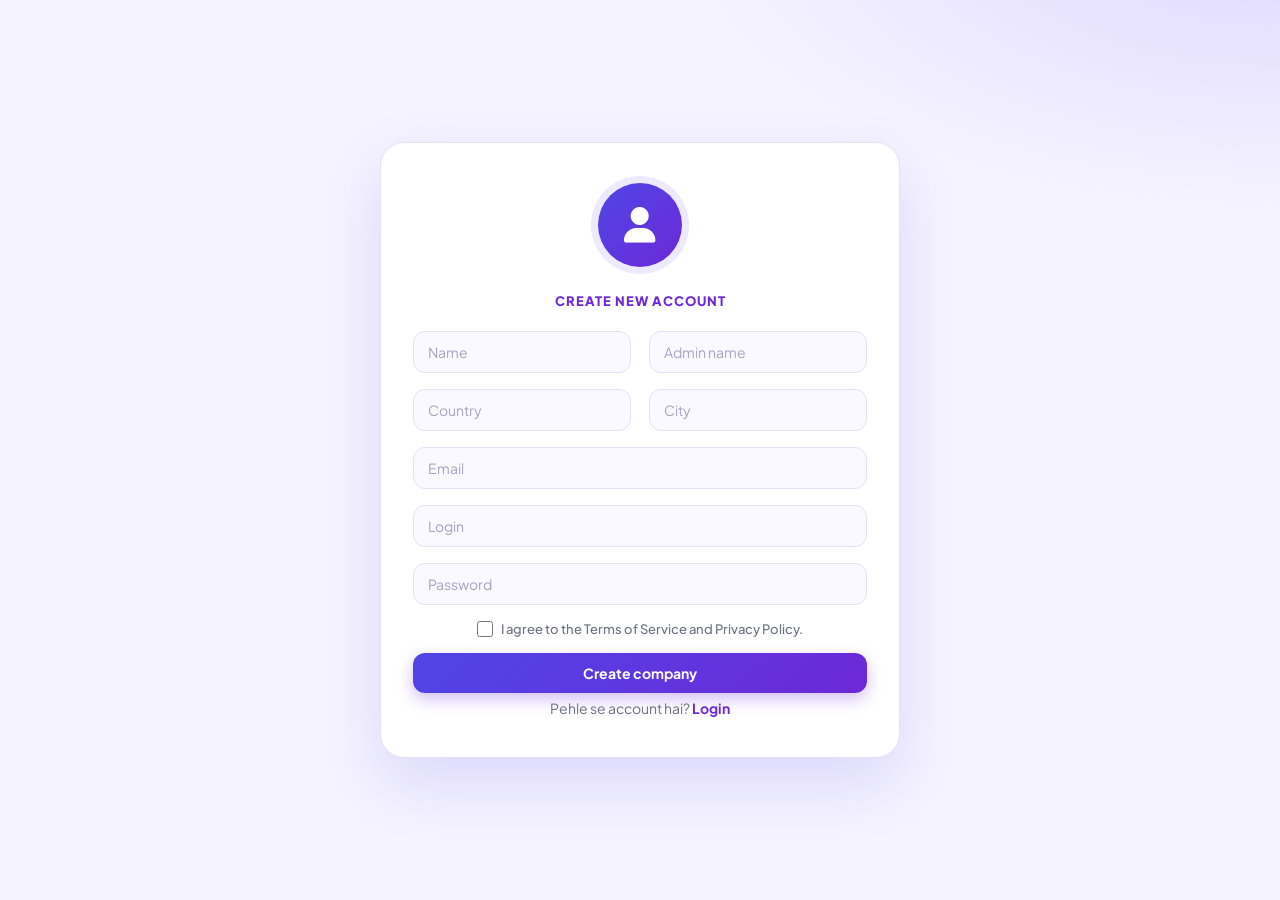
<file: index.html>
<!DOCTYPE html>
<html lang="en">
<head>
  <meta charset="UTF-8">
  <meta name="viewport" content="width=device-width, initial-scale=1.0">
  <title>Create New Account</title>
  <link rel="preconnect" href="https://fonts.googleapis.com">
  <link href="https://fonts.googleapis.com/css2?family=Plus+Jakarta+Sans:wght@400;500;600;700;800&display=swap" rel="stylesheet">
  <link rel="stylesheet" href="assets/theme.css">
  <!-- Font Awesome for User Icon -->
  <link rel="stylesheet" href="https://cdnjs.cloudflare.com/ajax/libs/font-awesome/6.4.0/css/all.min.css">
</head>
<body class="auth">

  <!-- Main Card Wrapper -->
  <div class="auth-card">
    
    <!-- User Icon / Avatar -->
    <div class="avatar-circle">
      <i class="fa-solid fa-user"></i>
    </div>

    <!-- Divider Heading -->
    <div class="divider">
      <span>CREATE NEW ACCOUNT</span>
    </div>

    <!-- Signup Form -->
    <form action="pages/login.html">
      <!-- Row 1: Name & Admin Name -->
      <div class="form-row two" style="grid-template-columns:1fr 1fr;margin:0">
        <input type="text" placeholder="Name">
        <input type="text" placeholder="Admin name">
      </div>

      <!-- Row 2: Country & City -->
      <div class="form-row two" style="grid-template-columns:1fr 1fr;margin:0">
        <input type="text" placeholder="Country">
        <input type="text" placeholder="City">
      </div>

      <!-- Single Fields -->
      <div class="form-group">
        <input type="email" placeholder="Email">
      </div>

      <div class="form-group">
        <input type="text" placeholder="Login">
      </div>

      <div class="form-group">
        <input type="password" placeholder="Password">
      </div>

      <!-- Terms Checkbox -->
      <div class="terms-group">
        <input type="checkbox" id="terms">
        <label for="terms">I agree to the Terms of Service and Privacy Policy.</label>
      </div>

      <!-- Create Company Button (Centered in Form) -->
      <div class="btn-container">
        <button type="submit" class="btn">Create company</button>
      </div>
    </form>

    <p class="auth-link">Pehle se account hai? <a href="pages/login.html">Login</a></p>
  </div>

</body>
</html>
</file>
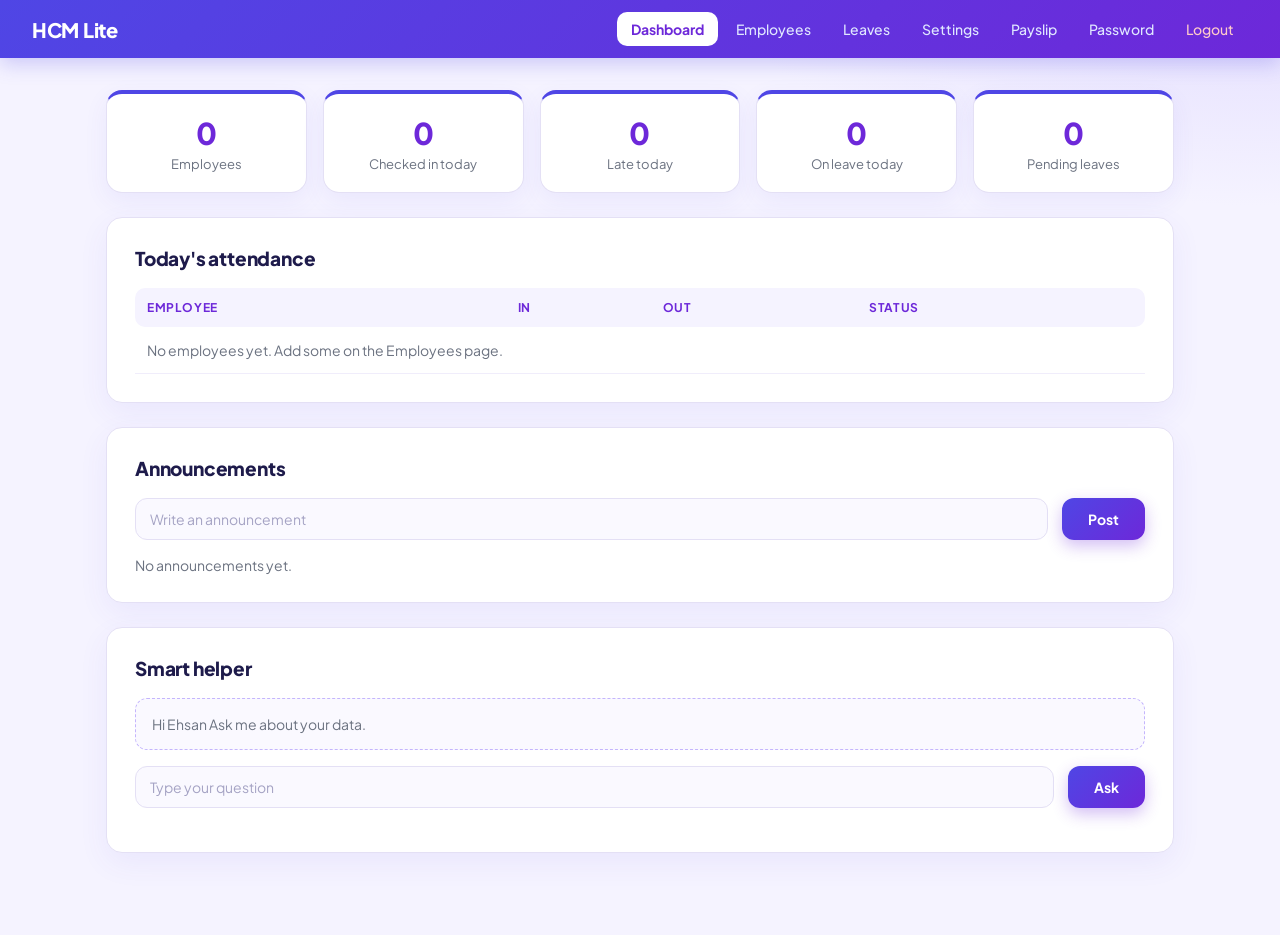
<file: pages/dashboard.html>
<!DOCTYPE html>
<html lang="en">
<head>
  <meta charset="UTF-8">
  <meta name="viewport" content="width=device-width, initial-scale=1.0">
  <title>HCM Lite - Dashboard</title>
  <link rel="preconnect" href="https://fonts.googleapis.com">
  <link href="https://fonts.googleapis.com/css2?family=Plus+Jakarta+Sans:wght@400;500;600;700;800&display=swap" rel="stylesheet">
  <link rel="stylesheet" href="../assets/theme.css">
</head>
<body>

  <!-- Top Navigation Bar -->
  <header class="navbar">
    <a class="logo" href="dashboard.html">HCM Lite</a>
    <nav class="nav-links">
      <a href="dashboard.html" class="nav-item active">Dashboard</a><a href="employee.html" class="nav-item">Employees</a><a href="leave.html" class="nav-item">Leaves</a><a href="setting.html" class="nav-item">Settings</a><a href="payslip.html" class="nav-item">Payslip</a><a href="password.html" class="nav-item">Password</a><a href="login.html" class="nav-item logout">Logout</a>
    </nav>
  </header>

  <main class="container">
    
    <!-- Top Stats Cards Grid (5 Cards) -->
    <section class="stats-grid">
      <div class="stat-card">
        <div class="stat-number">0</div>
        <div class="stat-label">Employees</div>
      </div>
      <div class="stat-card">
        <div class="stat-number">0</div>
        <div class="stat-label">Checked in today</div>
      </div>
      <div class="stat-card">
        <div class="stat-number">0</div>
        <div class="stat-label">Late today</div>
      </div>
      <div class="stat-card">
        <div class="stat-number">0</div>
        <div class="stat-label">On leave today</div>
      </div>
      <div class="stat-card">
        <div class="stat-number">0</div>
        <div class="stat-label">Pending leaves</div>
      </div>
    </section>

    <!-- Today's Attendance Section -->
    <section class="card">
      <h2 class="card-title">Today's attendance</h2>
      <div class="table-responsive">
        <table class="data-table">
          <thead>
            <tr>
              <th>Employee</th>
              <th>In</th>
              <th>Out</th>
              <th>Status</th>
            </tr>
          </thead>
          <tbody>
            <tr>
              <td colspan="4" class="empty-msg">No employees yet. Add some on the Employees page.</td>
            </tr>
          </tbody>
        </table>
      </div>
    </section>

    <!-- Announcements Section -->
    <section class="card">
      <h2 class="card-title">Announcements</h2>
      
      <!-- Post Form / Input Row -->
      <div class="announcement-input-row">
        <input type="text" placeholder="Write an announcement" class="announcement-input">
        <button type="button" class="btn-post">Post</button>
      </div>

      <div class="empty-msg announcement-msg">
        No announcements yet.
      </div>
    </section>


    <!-- Smart Helper Section -->
    <section class="card">
      <h2 class="card-title">Smart helper</h2>
      
      <!-- Chat Greeting Box -->
      <div class="smart-helper-box">
        <p class="chat-greeting">Hi Ehsan Ask me about your data.</p>
      </div>

      <!-- Question Input & Ask Button -->
      <div class="announcement-input-row">
        <input type="text" placeholder="Type your question" class="announcement-input">
        <button type="button" class="btn-post">Ask</button>
      </div>
    </section>

  </main>

</body>
</html>
</file>
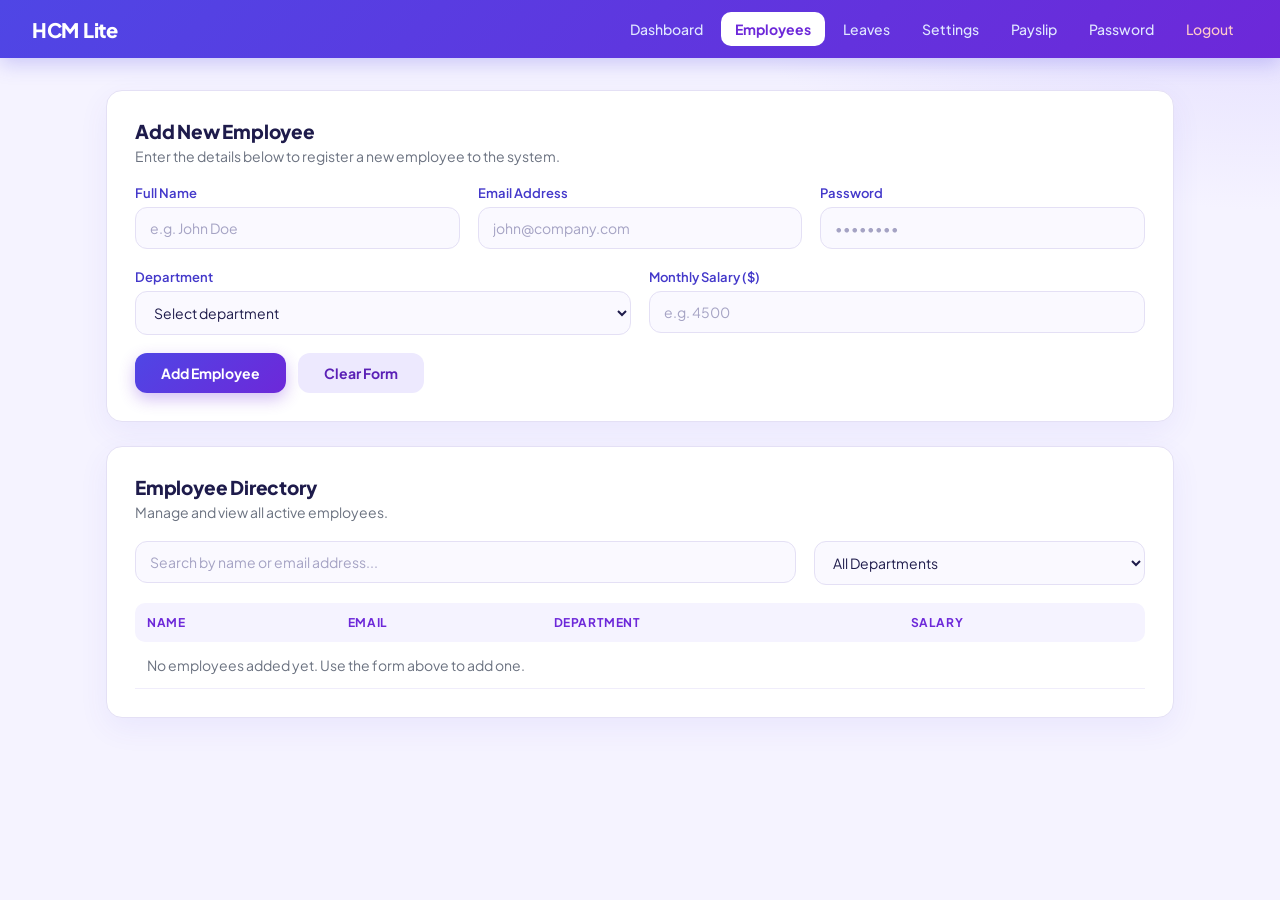
<file: pages/employee.html>
<!DOCTYPE html>
<html lang="en">
<head>
  <meta charset="UTF-8">
  <meta name="viewport" content="width=device-width, initial-scale=1.0">
  <title>Employee Management</title>
  <!-- Linking the separate CSS file -->
  <link rel="preconnect" href="https://fonts.googleapis.com">
  <link href="https://fonts.googleapis.com/css2?family=Plus+Jakarta+Sans:wght@400;500;600;700;800&display=swap" rel="stylesheet">
  <link rel="stylesheet" href="../assets/theme.css">
</head>
<body>

  <!-- Top Navbar -->
  <header class="navbar">
    <a class="logo" href="dashboard.html">HCM Lite</a>
    <nav class="nav-links">
      <a href="dashboard.html" class="nav-item">Dashboard</a><a href="employee.html" class="nav-item active">Employees</a><a href="leave.html" class="nav-item">Leaves</a><a href="setting.html" class="nav-item">Settings</a><a href="payslip.html" class="nav-item">Payslip</a><a href="password.html" class="nav-item">Password</a><a href="login.html" class="nav-item logout">Logout</a>
    </nav>
  </header>

  <main class="container">

    <!-- Add Employee Card -->
    <section class="card">
      <div class="card-header">
        <h2 class="card-title">Add New Employee</h2>
        <p class="card-subtitle">Enter the details below to register a new employee to the system.</p>
      </div>

      <form>
        <div class="form-grid grid-3">
          <div class="form-group">
            <label for="name">Full Name</label>
            <input type="text" id="name" placeholder="e.g. John Doe">
          </div>
          <div class="form-group">
            <label for="email">Email Address</label>
            <input type="email" id="email" placeholder="john@company.com">
          </div>
          <div class="form-group">
            <label for="password">Password</label>
            <input type="password" id="password" placeholder="••••••••">
          </div>
        </div>

        <div class="form-grid grid-2" style="margin-top: 20px;">
          <div class="form-group">
            <label for="department">Department</label>
            <select id="department">
              <option value="" disabled selected>Select department</option>
              <option value="engineering">Engineering</option>
              <option value="hr">Human Resources</option>
              <option value="sales">Sales & Marketing</option>
              <option value="finance">Finance</option>
            </select>
          </div>
          <div class="form-group">
            <label for="salary">Monthly Salary ($)</label>
            <input type="number" id="salary" placeholder="e.g. 4500">
          </div>
        </div>

        <div class="actions">
          <button type="submit" class="btn btn-primary">Add Employee</button>
          <button type="reset" class="btn btn-secondary">Clear Form</button>
        </div>
      </form>
    </section>

    <!-- Employee List Card -->
    <section class="card">
      <div class="card-header">
        <h2 class="card-title">Employee Directory</h2>
        <p class="card-subtitle">Manage and view all active employees.</p>
      </div>

      <div class="filter-bar">
        <div class="form-group">
          <input type="text" placeholder="Search by name or email address...">
        </div>
        <div class="form-group">
          <select>
            <option value="all">All Departments</option>
            <option value="engineering">Engineering</option>
            <option value="hr">Human Resources</option>
            <option value="sales">Sales & Marketing</option>
          </select>
        </div>
      </div>

      <div class="table-container">
        <table>
          <thead>
            <tr>
              <th>Name</th>
              <th>Email</th>
              <th>Department</th>
              <th>Salary</th>
            </tr>
          </thead>
          <tbody>
            <tr>
              <td colspan="4" class="empty-state">No employees added yet. Use the form above to add one.</td>
            </tr>
          </tbody>
        </table>
      </div>
    </section>

  </main>

</body>
</html>
</file>
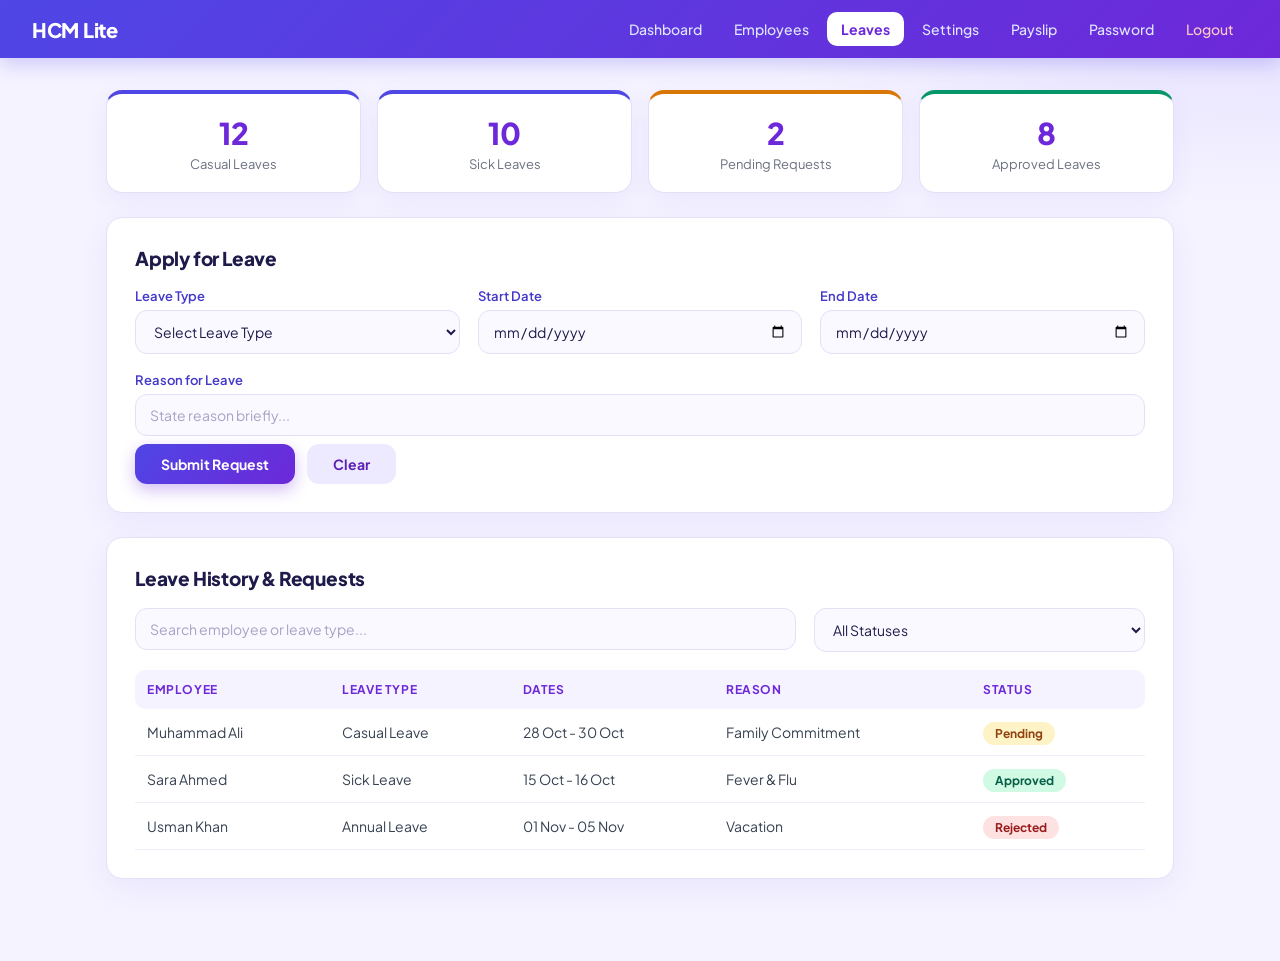
<file: pages/leave.html>
<!DOCTYPE html>
<html lang="en">
<head>
  <meta charset="UTF-8">
  <meta name="viewport" content="width=device-width, initial-scale=1.0">
  <title>HCM Lite - Leaves</title>
  <link rel="preconnect" href="https://fonts.googleapis.com">
  <link href="https://fonts.googleapis.com/css2?family=Plus+Jakarta+Sans:wght@400;500;600;700;800&display=swap" rel="stylesheet">
  <link rel="stylesheet" href="../assets/theme.css">
</head>
<body>

  <!-- Top Navigation Bar -->
  <header class="navbar">
    <a class="logo" href="dashboard.html">HCM Lite</a>
    <nav class="nav-links">
      <a href="dashboard.html" class="nav-item">Dashboard</a><a href="employee.html" class="nav-item">Employees</a><a href="leave.html" class="nav-item active">Leaves</a><a href="setting.html" class="nav-item">Settings</a><a href="payslip.html" class="nav-item">Payslip</a><a href="password.html" class="nav-item">Password</a><a href="login.html" class="nav-item logout">Logout</a>
    </nav>
  </header>

  <main class="container">
    
    <!-- Leave Stats Overview -->
    <section class="stats-grid">
      <div class="stat-card">
        <div class="stat-number">12</div>
        <div class="stat-label">Casual Leaves</div>
      </div>
      <div class="stat-card">
        <div class="stat-number">10</div>
        <div class="stat-label">Sick Leaves</div>
      </div>
      <div class="stat-card warning">
        <div class="stat-number">2</div>
        <div class="stat-label">Pending Requests</div>
      </div>
      <div class="stat-card success">
        <div class="stat-number">8</div>
        <div class="stat-label">Approved Leaves</div>
      </div>
    </section>

    <!-- Apply for Leave Form -->
    <section class="card">
      <h2 class="card-title">Apply for Leave</h2>
      
      <form id="leaveForm">
        <div class="form-row three-cols">
          <div class="form-group">
            <label for="leaveType">Leave Type</label>
            <select id="leaveType" required>
              <option value="" disabled selected>Select Leave Type</option>
              <option value="casual">Casual Leave</option>
              <option value="sick">Sick Leave</option>
              <option value="annual">Annual Leave</option>
              <option value="unpaid">Unpaid Leave</option>
            </select>
          </div>
          <div class="form-group">
            <label for="startDate">Start Date</label>
            <input type="date" id="startDate" required>
          </div>
          <div class="form-group">
            <label for="endDate">End Date</label>
            <input type="date" id="endDate" required>
          </div>
        </div>

        <div class="form-group">
          <label for="reason">Reason for Leave</label>
          <input type="text" id="reason" placeholder="State reason briefly..." required>
        </div>

        <div class="button-group">
          <button type="submit" class="btn btn-primary">Submit Request</button>
          <button type="reset" class="btn btn-secondary">Clear</button>
        </div>
      </form>
    </section>

    <!-- Leave Requests Table Card -->
    <section class="card">
      <h2 class="card-title">Leave History & Requests</h2>
      
      <!-- Filter Row -->
      <div class="filter-row">
        <div class="form-group">
          <input type="text" placeholder="Search employee or leave type...">
        </div>
        <div class="form-group">
          <select>
            <option value="all">All Statuses</option>
            <option value="pending">Pending</option>
            <option value="approved">Approved</option>
            <option value="rejected">Rejected</option>
          </select>
        </div>
      </div>

      <!-- Table Section -->
      <div class="table-responsive">
        <table class="data-table">
          <thead>
            <tr>
              <th>Employee</th>
              <th>Leave Type</th>
              <th>Dates</th>
              <th>Reason</th>
              <th>Status</th>
            </tr>
          </thead>
          <tbody>
            <tr>
              <td>Muhammad Ali</td>
              <td>Casual Leave</td>
              <td>28 Oct - 30 Oct</td>
              <td>Family Commitment</td>
              <td><span class="badge badge-pending">Pending</span></td>
            </tr>
            <tr>
              <td>Sara Ahmed</td>
              <td>Sick Leave</td>
              <td>15 Oct - 16 Oct</td>
              <td>Fever & Flu</td>
              <td><span class="badge badge-approved">Approved</span></td>
            </tr>
            <tr>
              <td>Usman Khan</td>
              <td>Annual Leave</td>
              <td>01 Nov - 05 Nov</td>
              <td>Vacation</td>
              <td><span class="badge badge-rejected">Rejected</span></td>
            </tr>
          </tbody>
        </table>
      </div>
    </section>

  </main>

</body>
</html>
</file>
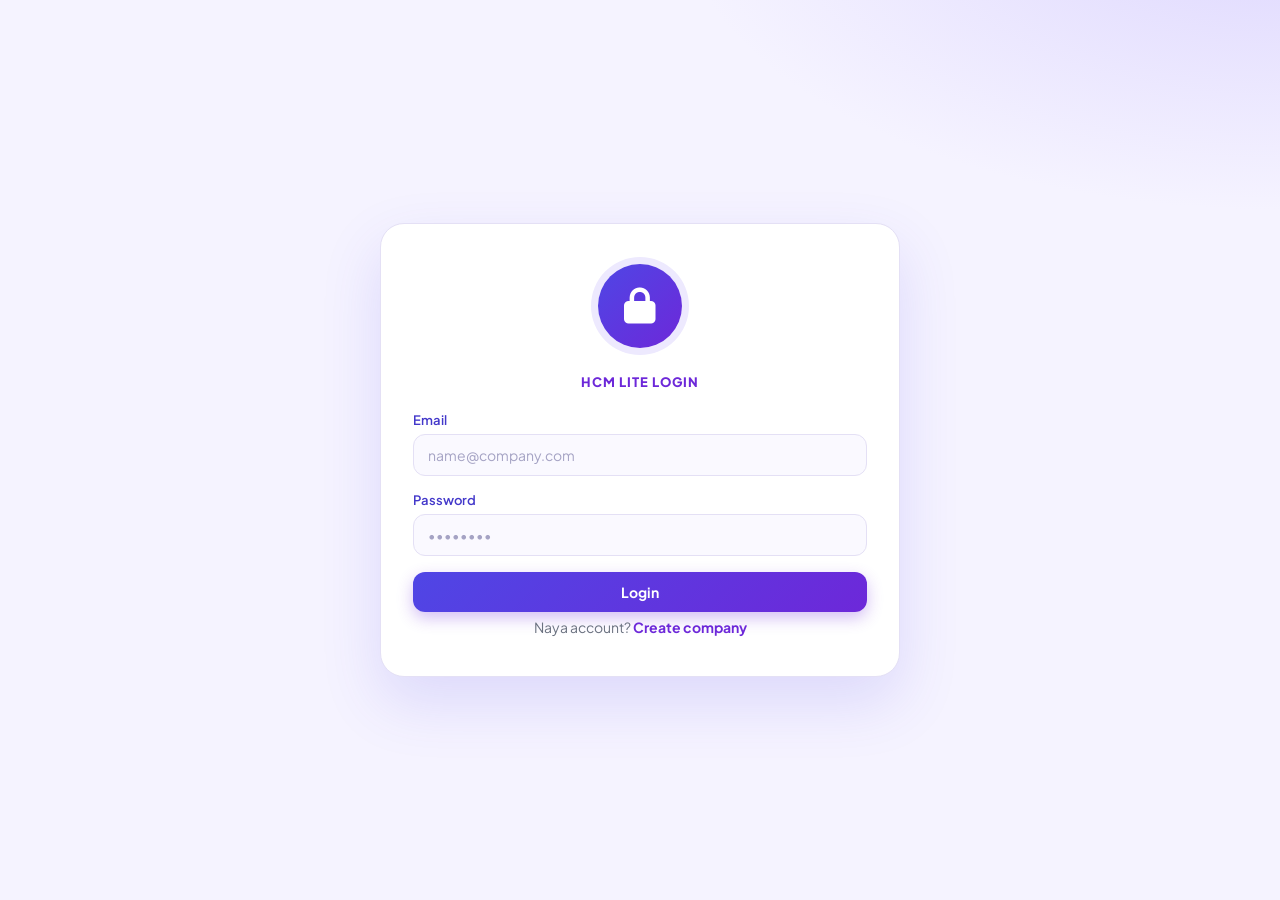
<file: pages/login.html>
<!DOCTYPE html>
<html lang="en">
<head>
  <meta charset="UTF-8">
  <meta name="viewport" content="width=device-width, initial-scale=1.0">
  <title>HCM Lite - Login</title>
  <link rel="preconnect" href="https://fonts.googleapis.com">
  <link href="https://fonts.googleapis.com/css2?family=Plus+Jakarta+Sans:wght@400;500;600;700;800&display=swap" rel="stylesheet">
  <link rel="stylesheet" href="../assets/theme.css">
  <link rel="stylesheet" href="https://cdnjs.cloudflare.com/ajax/libs/font-awesome/6.4.0/css/all.min.css">
</head>
<body class="auth">
  <div class="auth-card">
    <div class="avatar-circle"><i class="fa-solid fa-lock"></i></div>
    <div class="divider">HCM LITE LOGIN</div>
    <form action="dashboard.html">
      <div class="form-group"><label for="email">Email</label>
        <input type="email" id="email" placeholder="name@company.com" required></div>
      <div class="form-group"><label for="password">Password</label>
        <input type="password" id="password" placeholder="••••••••" required></div>
      <button type="submit" class="btn">Login</button>
    </form>
    <p class="auth-link">Naya account? <a href="../index.html">Create company</a></p>
  </div>
</body>
</html>
</file>
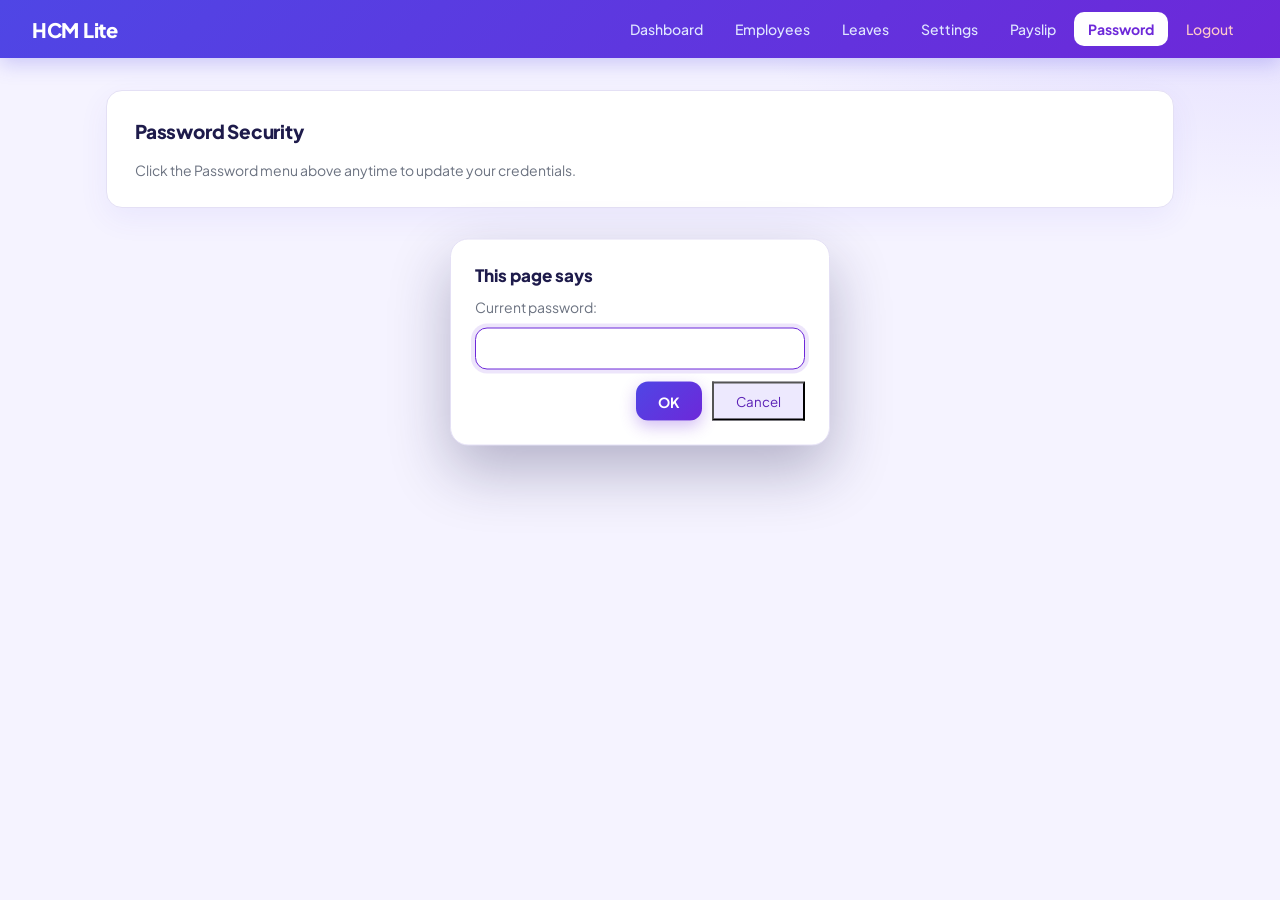
<file: pages/password.html>
<!DOCTYPE html>
<html lang="en">
<head>
  <meta charset="UTF-8">
  <meta name="viewport" content="width=device-width, initial-scale=1.0">
  <title>HCM Lite - Password</title>
  <link rel="preconnect" href="https://fonts.googleapis.com">
  <link href="https://fonts.googleapis.com/css2?family=Plus+Jakarta+Sans:wght@400;500;600;700;800&display=swap" rel="stylesheet">
  <link rel="stylesheet" href="../assets/theme.css">
</head>
<body>

  <!-- Top Navigation Bar -->
  <header class="navbar">
    <a class="logo" href="dashboard.html">HCM Lite</a>
    <nav class="nav-links">
      <a href="dashboard.html" class="nav-item">Dashboard</a><a href="employee.html" class="nav-item">Employees</a><a href="leave.html" class="nav-item">Leaves</a><a href="setting.html" class="nav-item">Settings</a><a href="payslip.html" class="nav-item">Payslip</a><a href="password.html" class="nav-item active">Password</a><a href="login.html" class="nav-item logout">Logout</a>
    </nav>
  </header>

  <!-- Clean Normal Main Page -->
  <main class="container">
    <div class="card">
      <h2 class="card-title">Password Security</h2>
      <p class="card-desc">Click the Password menu above anytime to update your credentials.</p>
    </div>
  </main>

  <!-- Exact Browser-style Prompt Popup (No full dark/white background overlay) -->
  <div class="prompt-modal">
    <h3 class="prompt-title">This page says</h3>
    <p class="prompt-label">Current password:</p>
    
    <div class="prompt-input-wrapper">
      <input type="password" autofocus>
    </div>

    <div class="prompt-buttons">
      <button type="button" class="btn-prompt btn-ok">OK</button>
      <button type="button" class="btn-prompt btn-cancel">Cancel</button>
    </div>
  </div>

</body>
</html>
</file>
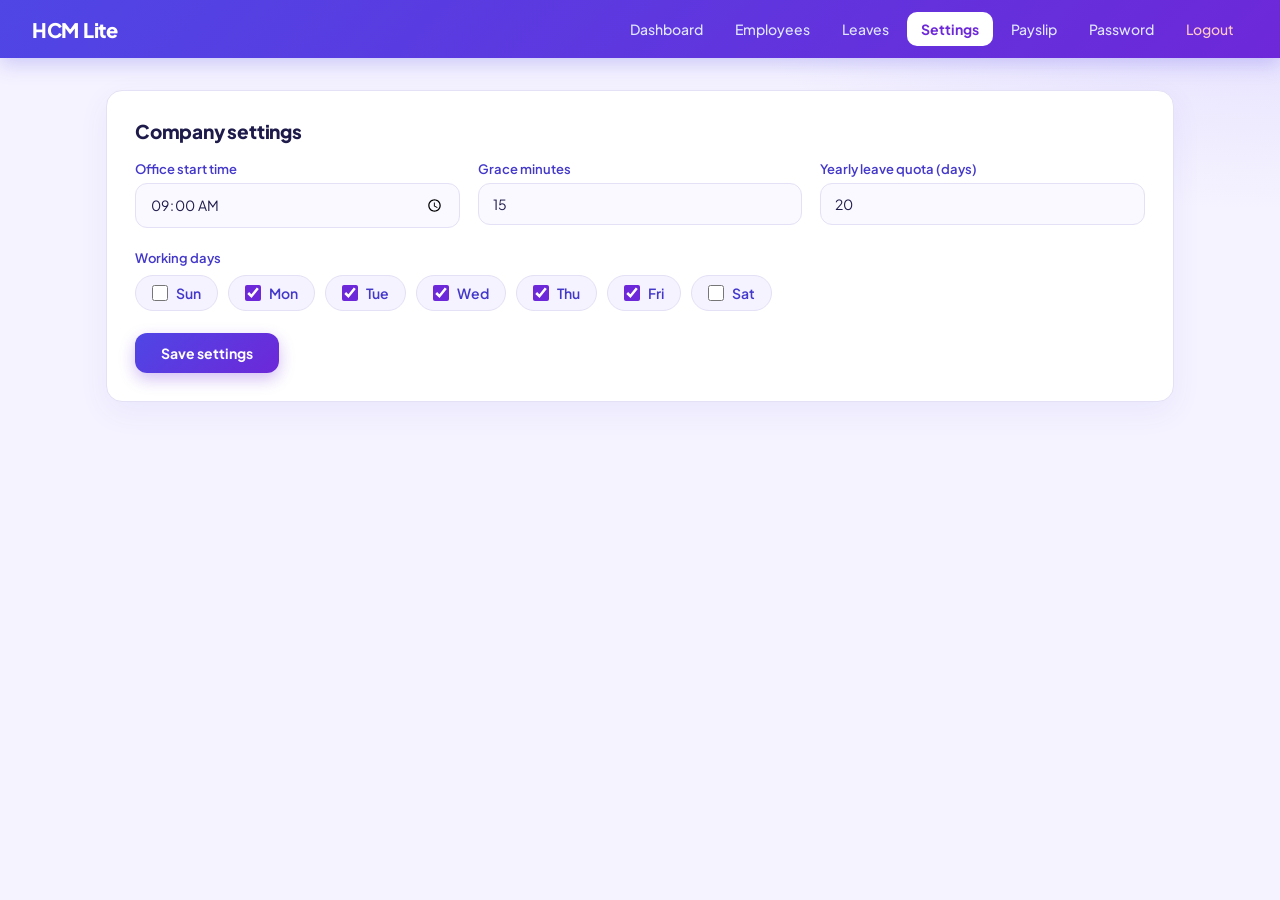
<file: pages/setting.html>
<!DOCTYPE html>
<html lang="en">
<head>
  <meta charset="UTF-8">
  <meta name="viewport" content="width=device-width, initial-scale=1.0">
  <title>HCM Lite - Settings</title>
  <!-- Separate CSS File Link -->
  <link rel="preconnect" href="https://fonts.googleapis.com">
  <link href="https://fonts.googleapis.com/css2?family=Plus+Jakarta+Sans:wght@400;500;600;700;800&display=swap" rel="stylesheet">
  <link rel="stylesheet" href="../assets/theme.css">
</head>
<body>

  <!-- Top Navigation Bar -->
  <header class="navbar">
    <a class="logo" href="dashboard.html">HCM Lite</a>
    <nav class="nav-links">
      <a href="dashboard.html" class="nav-item">Dashboard</a><a href="employee.html" class="nav-item">Employees</a><a href="leave.html" class="nav-item">Leaves</a><a href="setting.html" class="nav-item active">Settings</a><a href="payslip.html" class="nav-item">Payslip</a><a href="password.html" class="nav-item">Password</a><a href="login.html" class="nav-item logout">Logout</a>
    </nav>
  </header>

  <main class="container">
    
    <!-- Company Settings Card -->
    <section class="card">
      <h2 class="card-title">Company settings</h2>
      
      <form id="settingsForm">
        <!-- Top Inputs Row -->
        <div class="form-row three-cols">
          
          <div class="form-group">
            <label for="startTime">Office start time</label>
            <input type="time" id="startTime" value="09:00">
          </div>

          <div class="form-group">
            <label for="graceMinutes">Grace minutes</label>
            <input type="number" id="graceMinutes" value="15">
          </div>

          <div class="form-group">
            <label for="leaveQuota">Yearly leave quota (days)</label>
            <input type="number" id="leaveQuota" value="20">
          </div>

        </div>

        <!-- Working Days Selection -->
        <div class="working-days-section">
          <label class="section-label">Working days</label>
          <div class="checkbox-group">
            
            <label class="checkbox-label">
              <input type="checkbox" name="working_days" value="sun"> Sun
            </label>

            <label class="checkbox-label">
              <input type="checkbox" name="working_days" value="mon" checked> Mon
            </label>

            <label class="checkbox-label">
              <input type="checkbox" name="working_days" value="tue" checked> Tue
            </label>

            <label class="checkbox-label">
              <input type="checkbox" name="working_days" value="wed" checked> Wed
            </label>

            <label class="checkbox-label">
              <input type="checkbox" name="working_days" value="thu" checked> Thu
            </label>

            <label class="checkbox-label">
              <input type="checkbox" name="working_days" value="fri" checked> Fri
            </label>

            <label class="checkbox-label">
              <input type="checkbox" name="working_days" value="sat"> Sat
            </label>

          </div>
        </div>

        <!-- Save Button -->
        <div class="button-group">
          <button type="submit" class="btn btn-primary">Save settings</button>
        </div>

      </form>
    </section>

  </main>

</body>
</html>
</file>
<file: assets/theme.css>
/* HCM Lite - shared theme (Indigo + Violet) */
:root{--p:#6d28d9;--p2:#4f46e5;--pd:#5b21b6;--bg:#f5f3ff;--ink:#1e1b4b;--mut:#6b7280;--line:#e4e0f5;--card:#fff;--ok:#059669;--warn:#d97706;--bad:#dc2626;--r:16px}
*{box-sizing:border-box;margin:0;padding:0;font-family:'Plus Jakarta Sans',-apple-system,BlinkMacSystemFont,"Segoe UI",Roboto,Arial,sans-serif}
body{background:radial-gradient(1000px 500px at 100% -10%,#ddd6fe 0,transparent 60%),var(--bg);color:var(--ink);min-height:100vh;padding-bottom:50px}
/* Navbar */
.navbar{background:linear-gradient(135deg,var(--p2),var(--p));display:flex;justify-content:space-between;align-items:center;gap:12px;padding:12px 32px;position:sticky;top:0;z-index:50;box-shadow:0 6px 20px rgba(79,70,229,.25)}
.logo{color:#fff;font-size:20px;font-weight:800;letter-spacing:-.3px;text-decoration:none}
.nav-links{display:flex;gap:4px;flex-wrap:wrap;align-items:center}
.nav-item{color:#e0e7ff;text-decoration:none;padding:8px 14px;border-radius:10px;font-size:14px;font-weight:500;transition:.2s}
.nav-item:hover{background:rgba(255,255,255,.15);color:#fff}
.nav-item.active{background:#fff;color:var(--p);font-weight:700}
.nav-item.logout{color:#fecaca}
/* Layout */
.container{max-width:1100px;margin:32px auto;padding:0 16px;display:flex;flex-direction:column;gap:24px}
.card{background:var(--card);border:1px solid var(--line);border-radius:var(--r);padding:28px;box-shadow:0 10px 30px rgba(79,70,229,.07)}
.card-title{font-size:19px;font-weight:800;color:var(--ink);margin-bottom:18px;letter-spacing:-.2px}
.card-header{margin-bottom:20px}.card-header .card-title{margin-bottom:4px}
.card-subtitle,.card-desc,.empty-msg,.empty-state,.chat-greeting{font-size:14px;color:var(--mut)}
/* Stats */
.stats-grid{display:grid;grid-template-columns:repeat(5,1fr);gap:16px}
.stats-grid:has(.stat-card:nth-child(4):last-child){grid-template-columns:repeat(4,1fr)}
.stat-card{background:var(--card);border:1px solid var(--line);border-top:4px solid var(--p2);border-radius:var(--r);padding:20px 10px;text-align:center;box-shadow:0 8px 24px rgba(79,70,229,.07)}
.stat-card.warning{border-top-color:var(--warn)}.stat-card.success{border-top-color:var(--ok)}
.stat-number{font-size:30px;font-weight:800;color:var(--p)}.stat-label{font-size:13px;color:var(--mut);margin-top:4px}
/* Forms */
.form-grid,.form-row,.filter-bar,.filter-row{display:grid;gap:18px;margin-bottom:18px}
.grid-3,.three-cols{grid-template-columns:repeat(3,1fr)}.grid-2{grid-template-columns:repeat(2,1fr)}
.filter-bar,.filter-row{grid-template-columns:2fr 1fr}
.form-group{display:flex;flex-direction:column;gap:6px}
label,.section-label{font-size:13px;font-weight:600;color:#4338ca}
input[type=text],input[type=email],input[type=password],input[type=number],input[type=date],input[type=time],input[type=month],select,.announcement-input{width:100%;padding:11px 14px;border:1.5px solid var(--line);border-radius:12px;background:#faf9ff;font-size:14px;color:var(--ink);outline:none;transition:.2s}
input:focus,select:focus{border-color:var(--p);background:#fff;box-shadow:0 0 0 4px rgba(109,40,217,.12)}
input::placeholder{color:#a5a3c4}
.actions,.button-group{display:flex;gap:12px;margin-top:8px}
.btn,.btn-post,.btn-primary,.btn-create-company,.btn-ok{background:linear-gradient(135deg,var(--p2),var(--p));color:#fff;border:0;border-radius:12px;padding:11px 26px;font-size:14px;font-weight:700;cursor:pointer;box-shadow:0 6px 16px rgba(109,40,217,.3);transition:.2s}
.btn:hover,.btn-post:hover,.btn-primary:hover,.btn-create-company:hover{transform:translateY(-2px);box-shadow:0 10px 22px rgba(109,40,217,.38)}
.btn-secondary,.btn-cancel{background:#ede9fe;color:var(--pd);box-shadow:none}
.btn-secondary:hover{background:#ddd6fe;box-shadow:none}
.announcement-input-row{display:flex;gap:14px;margin-bottom:16px}.announcement-input{flex:1}
.smart-helper-box{background:#faf9ff;border:1.5px dashed #c4b5fd;border-radius:12px;padding:16px;margin-bottom:16px}
/* Settings */
.checkbox-group{display:flex;flex-wrap:wrap;gap:10px;margin:8px 0 22px}
.checkbox-label{display:flex;align-items:center;gap:8px;background:#f5f3ff;border:1.5px solid var(--line);padding:8px 16px;border-radius:999px;font-size:14px;cursor:pointer}
input[type=checkbox]{accent-color:var(--p);width:16px;height:16px}
/* Tables */
.table-responsive,.table-container{overflow-x:auto}
table{width:100%;border-collapse:collapse;text-align:left}
th{padding:12px;font-size:12px;text-transform:uppercase;letter-spacing:.6px;color:var(--p);background:#f5f3ff}
th:first-child{border-radius:10px 0 0 10px}th:last-child{border-radius:0 10px 10px 0}
td{padding:14px 12px;font-size:14px;color:#374151;border-bottom:1px solid #f0edfb}
.badge{padding:4px 12px;border-radius:999px;font-size:12px;font-weight:700}
.badge-pending{background:#fef3c7;color:#92400e}.badge-approved{background:#d1fae5;color:#065f46}.badge-rejected{background:#fee2e2;color:#991b1b}
/* Payslip */
.main-container{max-width:1100px;margin:32px auto;padding:0 16px}
.filter-grid{display:grid;grid-template-columns:1fr 2fr auto;gap:18px;align-items:end;border-bottom:1px solid var(--line);padding-bottom:22px;margin-bottom:22px}
.info-box{display:flex;gap:12px;align-items:center;background:#ede9fe;color:var(--pd);padding:16px 20px;border-radius:12px}
/* Password popup */
.prompt-modal{position:fixed;top:38%;left:50%;transform:translate(-50%,-50%);background:#fff;border:1px solid var(--line);border-radius:18px;width:min(380px,92vw);padding:24px;box-shadow:0 25px 60px rgba(30,27,75,.3);display:flex;flex-direction:column;gap:12px;z-index:100}
.prompt-title{font-size:17px;font-weight:800}.prompt-label{font-size:14px;color:var(--mut)}
.prompt-buttons{display:flex;justify-content:flex-end;gap:10px}.btn-prompt{padding:9px 22px}
/* Auth pages (index + login) */
body.auth{display:flex;justify-content:center;align-items:center;padding:24px}
.auth-card{width:100%;max-width:520px;background:#fff;border:1px solid var(--line);border-radius:24px;padding:40px 32px;box-shadow:0 25px 60px rgba(79,70,229,.15);display:flex;flex-direction:column;align-items:center}
.auth-card form{width:100%;display:flex;flex-direction:column;gap:16px}
.avatar-circle{width:84px;height:84px;border-radius:50%;background:linear-gradient(135deg,var(--p2),var(--p));color:#fff;font-size:36px;display:flex;justify-content:center;align-items:center;box-shadow:0 0 0 7px #ede9fe;margin-bottom:26px}
.divider{width:100%;text-align:center;margin-bottom:22px;font-size:13px;font-weight:800;letter-spacing:1px;color:var(--p)}
.terms-group{display:flex;align-items:center;gap:8px;justify-content:center}.terms-group label{font-weight:500;color:var(--mut)}
.btn-container{display:flex;justify-content:center}.auth-card .btn{width:100%}
.auth-link{font-size:14px;color:var(--mut);text-align:center;margin-top:6px}.auth-link a{color:var(--p);font-weight:700;text-decoration:none}
@media(max-width:900px){.stats-grid,.stats-grid:has(.stat-card:nth-child(4):last-child){grid-template-columns:repeat(2,1fr)}.grid-3,.three-cols,.grid-2,.filter-bar,.filter-row,.filter-grid{grid-template-columns:1fr}.navbar{flex-direction:column;padding:12px 16px}.announcement-input-row{flex-direction:column}.card{padding:20px}}
@media(max-width:480px){.form-row.two{grid-template-columns:1fr}}
@media print{.navbar,.filter-grid{display:none}}
</file>
